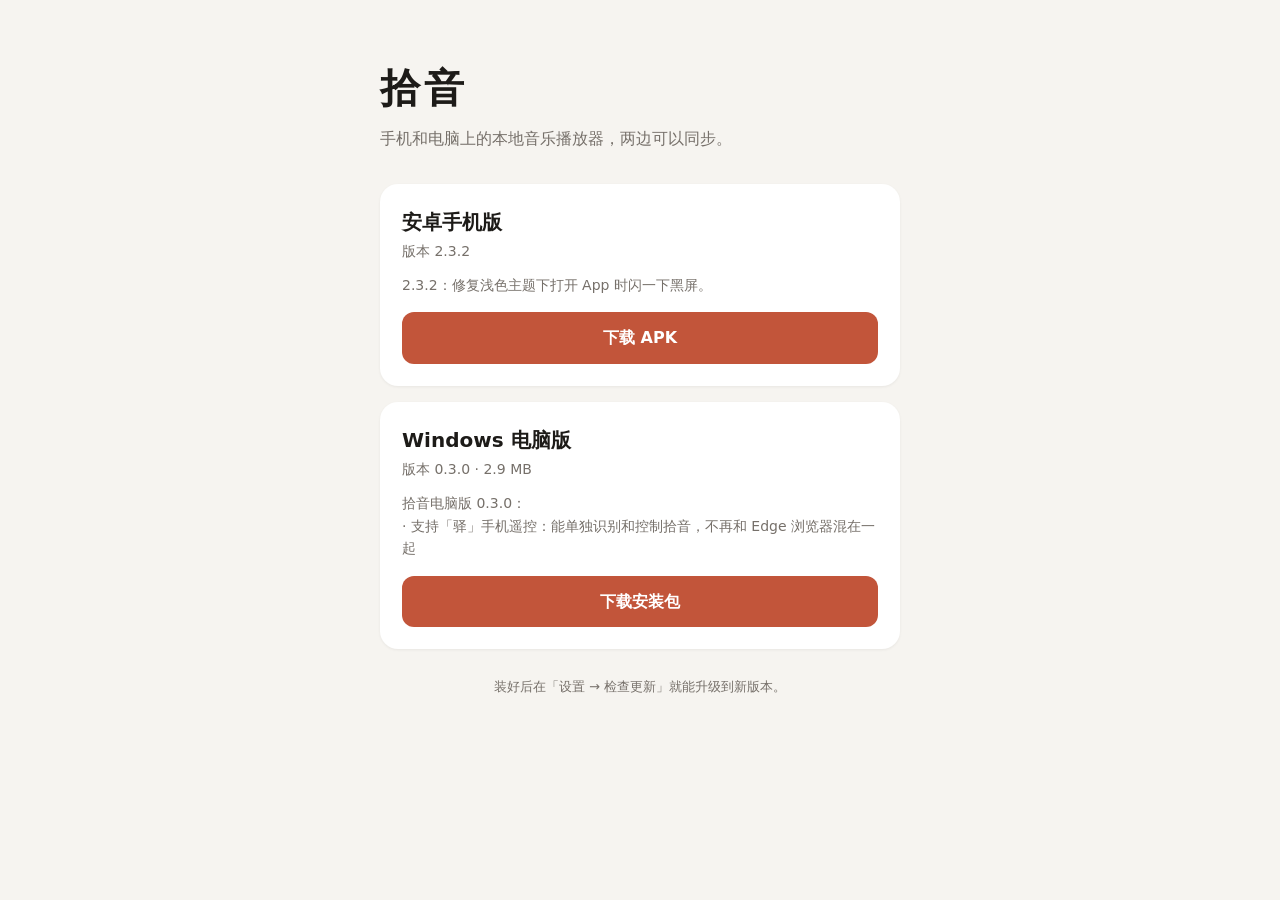
<file: 手机版/publish/site/index.html>
<!doctype html><html lang="zh-CN"><head><meta charset="utf-8"><meta name="viewport" content="width=device-width,initial-scale=1">
<title>拾音 · 下载</title><meta name="description" content="拾音：手机和电脑上的本地音乐播放器">
<style>
:root{--bg:#f6f4f0;--card:#fff;--fg:#1d1b18;--mute:#76706a;--acc:#c2553a}
@media(prefers-color-scheme:dark){:root{--bg:#121110;--card:#1d1b19;--fg:#efeae4;--mute:#9a938b;--acc:#e07a5c}}
*{box-sizing:border-box}body{margin:0;background:var(--bg);color:var(--fg);font:16px/1.6 system-ui,-apple-system,"PingFang SC","Microsoft YaHei",sans-serif}
main{max-width:560px;margin:0 auto;padding:56px 20px 40px}
h1{font-size:40px;margin:0;letter-spacing:4px}.sub{color:var(--mute);margin:6px 0 32px}
.card{background:var(--card);border-radius:18px;padding:22px;margin-bottom:16px;box-shadow:0 1px 3px rgba(0,0,0,.06)}
.card h2{margin:0;font-size:20px}.ver{color:var(--mute);font-size:14px;margin:2px 0 12px}
.notes{white-space:pre-line;font-size:14px;color:var(--mute);margin:0 0 16px}
a.btn{display:block;text-align:center;background:var(--acc);color:#fff;text-decoration:none;padding:13px;border-radius:12px;font-weight:600}
footer{color:var(--mute);font-size:13px;text-align:center;margin-top:28px}
</style></head><body><main>
<h1>拾音</h1><p class="sub">手机和电脑上的本地音乐播放器，两边可以同步。</p>
<div class="card"><h2>安卓手机版</h2><p class="ver" id="av">读取中…</p><p class="notes" id="an"></p><a class="btn" id="ab" href="#">下载 APK</a></div>
<div class="card"><h2>Windows 电脑版</h2><p class="ver" id="pv">读取中…</p><p class="notes" id="pn"></p><a class="btn" id="pb" href="#">下载安装包</a></div>
<footer>装好后在「设置 → 检查更新」就能升级到新版本。</footer>
</main><script>
const mb=n=>(n/1048576).toFixed(1)+' MB';
fetch('version.json',{cache:'no-store'}).then(r=>r.json()).then(v=>{av.textContent='版本 '+v.versionName;an.textContent=v.notes||'';ab.href=v.apk}).catch(()=>av.textContent='版本信息读取失败');
fetch('pc-version.json',{cache:'no-store'}).then(r=>r.json()).then(v=>{pv.textContent='版本 '+v.version+(v.size?' · '+mb(v.size):'');pn.textContent=v.notes||'';pb.href=v.setup}).catch(()=>pv.textContent='版本信息读取失败');
</script></body></html>
</file>
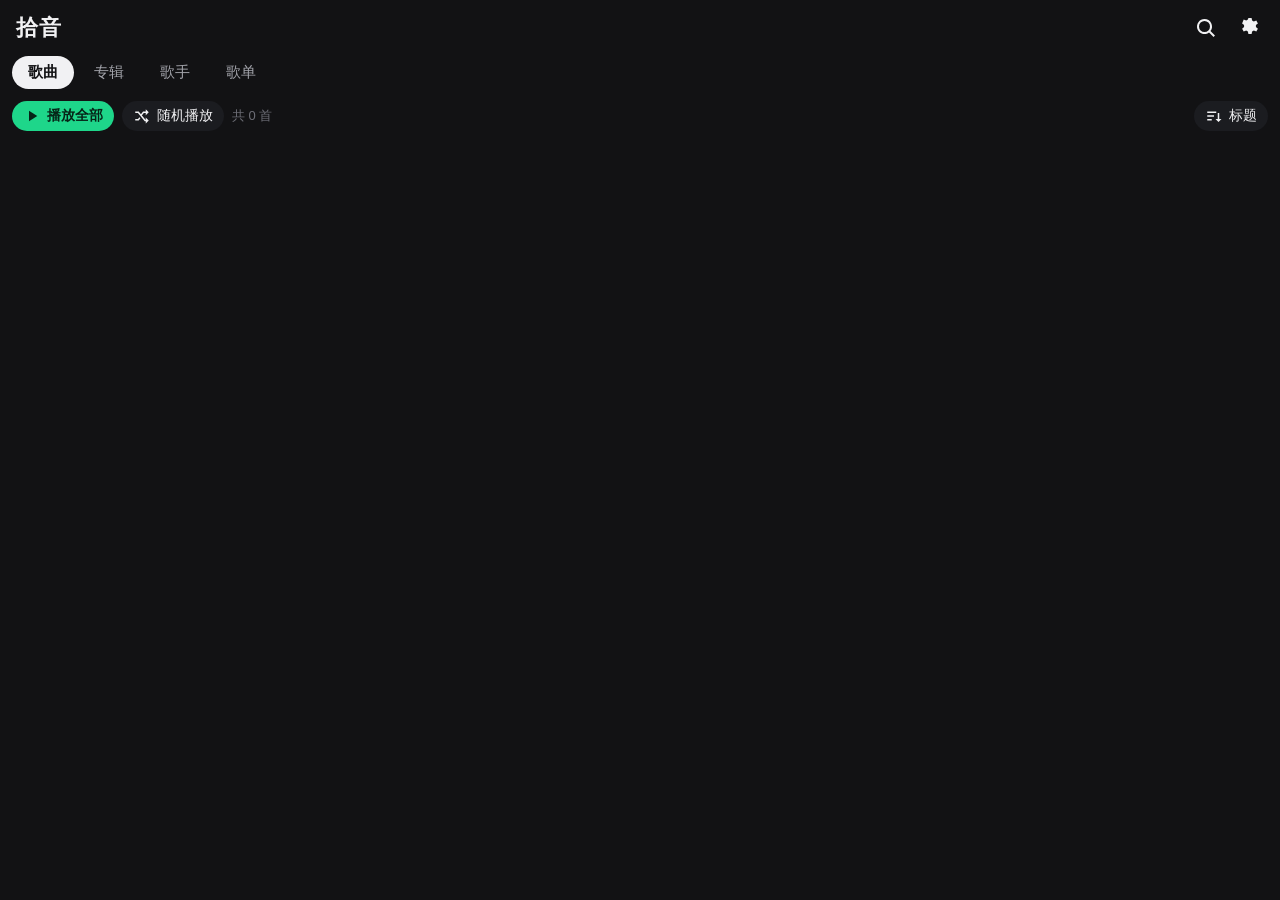
<file: 手机版/app/src/main/assets/web/index.html>
<!DOCTYPE html>
<html lang="zh-CN">
<head>
<meta charset="utf-8">
<meta name="viewport" content="width=device-width, initial-scale=1, maximum-scale=1, user-scalable=no, viewport-fit=cover">
<meta name="color-scheme" content="dark">
<title>拾音</title>
<link rel="stylesheet" href="style.css">
</head>
<body>
<script>try{if(JSON.parse(Android.kvGet('theme'))==='light'){document.body.classList.add('light');document.querySelector('meta[name="color-scheme"]').setAttribute('content','light')}}catch(e){}</script>
<div id="app">
  <!-- 权限页 -->
  <section id="permPage" class="page hidden">
    <div class="perm">
      <div class="perm-icon">♪</div>
      <h2>欢迎使用拾音</h2>
      <p id="permText">需要读取手机里的音乐文件（FLAC、MP3 等），才能为你建立音乐库。所有内容只在本机使用。</p>
      <button class="btn primary" id="permBtn">授予权限并扫描音乐</button>
      <button class="btn ghost" id="permSettingsBtn">打开应用设置</button>
    </div>
  </section>

  <!-- 主界面 -->
  <section id="mainPage" class="page">
    <header class="topbar">
      <h1>拾音</h1>
      <div class="top-actions">
        <button class="icon-btn" id="searchBtn" aria-label="搜索"><svg viewBox="0 0 24 24"><path d="M10.5 3a7.5 7.5 0 0 1 5.96 12.05l4.5 4.5-1.41 1.41-4.5-4.5A7.5 7.5 0 1 1 10.5 3zm0 2a5.5 5.5 0 1 0 0 11 5.5 5.5 0 0 0 0-11z"/></svg></button>
        <button class="icon-btn" id="settingsBtn" aria-label="设置"><svg viewBox="0 0 24 24"><path d="M12 8a4 4 0 1 1 0 8 4 4 0 0 1 0-8zm0 2a2 2 0 1 0 0 4 2 2 0 0 0 0-4zm-1.6-8h3.2l.5 2.6c.6.2 1.2.5 1.7.9l2.5-.9 1.6 2.8-2 1.7a7 7 0 0 1 0 1.9l2 1.7-1.6 2.8-2.5-.9c-.5.4-1.1.7-1.7.9l-.5 2.6h-3.2l-.5-2.6c-.6-.2-1.2-.5-1.7-.9l-2.5.9-1.6-2.8 2-1.7a7 7 0 0 1 0-1.9l-2-1.7L5.7 3.6l2.5.9c.5-.4 1.1-.7 1.7-.9z"/></svg></button>
      </div>
    </header>
    <nav class="tabs" id="tabs">
      <button data-tab="songs" class="active">歌曲</button>
      <button data-tab="albums">专辑</button>
      <button data-tab="artists">歌手</button>
      <button data-tab="playlists">歌单</button>
    </nav>
    <div class="tab-body">
      <div class="tab-pane" id="pane-songs">
        <div class="list-tools">
          <button class="chip accent" id="playAllBtn"><svg viewBox="0 0 24 24"><path d="M8 5v14l11-7z"/></svg>播放全部</button>
          <button class="chip" id="shuffleAllBtn"><svg viewBox="0 0 24 24"><path d="M17 3l4 4-4 4V8h-2.6l-3 3.8-1.3-1.6L13.4 6H17zM3 6h4.6l9 11H17v-3l4 4-4 4v-3h-1.4L6.6 8H3zm0 10h3.6l2-2.5 1.3 1.6L7.6 18H3z"/></svg>随机播放</button>
          <span class="count" id="songCount"></span>
          <button class="chip" id="sortBtn"><svg viewBox="0 0 24 24"><path d="M3 6h12v2H3zm0 5h9v2H3zm0 5h6v2H3zm14-8h2v8h3l-4 4-4-4h3z"/></svg><span id="sortLabel">标题</span></button>
        </div>
        <div class="vscroll" id="songScroll"><div class="vspacer" id="songSpacer"></div></div>
      </div>
      <div class="tab-pane hidden" id="pane-albums"><div class="scroll" id="albumScroll"><div class="grid" id="albumGrid"></div></div></div>
      <div class="tab-pane hidden" id="pane-artists"><div class="scroll" id="artistScroll"><div id="artistList"></div></div></div>
      <div class="tab-pane hidden" id="pane-playlists"><div class="scroll" id="playlistScroll">
        <div class="list-tools"><button class="chip" id="newPlaylistBtn">＋ 新建歌单</button></div>
        <div id="playlistList"></div></div></div>
    </div>
    <div class="empty hidden" id="emptyState"></div>
    <div class="scan-banner task-banner hidden" id="taskBanner"><span class="spinner"></span><span id="taskText">正在识别…</span><button class="chip" id="taskCancel">停止</button></div>
    <div class="scan-banner hidden" id="scanBanner"><span class="spinner"></span><span id="scanText">正在扫描…</span></div>
    <div class="upd-banner hidden" id="updBanner"><span class="dot"></span><span class="txt" id="updBannerText">有新版本</span><span class="go">查看</span><button class="x" id="updBannerClose" aria-label="关闭">✕</button></div>
  </section>

  <!-- 详情页（专辑/歌手/歌单） -->
  <section id="detailPage" class="page overlay hidden">
    <header class="topbar">
      <button class="icon-btn" id="detailBack" aria-label="返回"><svg viewBox="0 0 24 24"><path d="M15.4 4.6 8 12l7.4 7.4-1.4 1.4L5.2 12 14 3.2z"/></svg></button>
      <h2 class="detail-title" id="detailTitle"></h2>
      <button class="icon-btn" id="detailMore" aria-label="更多"><svg viewBox="0 0 24 24"><path d="M12 7a2 2 0 1 1 0-4 2 2 0 0 1 0 4zm0 7a2 2 0 1 1 0-4 2 2 0 0 1 0 4zm0 7a2 2 0 1 1 0-4 2 2 0 0 1 0 4z"/></svg></button>
    </header>
    <div class="detail-head" id="detailHead"></div>
    <div class="vscroll" id="detailScroll"><div class="vspacer" id="detailSpacer"></div></div>
  </section>

  <!-- 搜索页 -->
  <section id="searchPage" class="page overlay hidden">
    <header class="topbar search-bar">
      <button class="icon-btn" id="searchBack" aria-label="返回"><svg viewBox="0 0 24 24"><path d="M15.4 4.6 8 12l7.4 7.4-1.4 1.4L5.2 12 14 3.2z"/></svg></button>
      <input id="searchInput" type="search" placeholder="搜索歌曲、歌手、专辑" autocomplete="off">
    </header>
    <div class="scroll" id="searchResults"></div>
  </section>

  <!-- 设置页 -->
  <section id="settingsPage" class="page overlay hidden">
    <header class="topbar">
      <button class="icon-btn" id="settingsBack" aria-label="返回"><svg viewBox="0 0 24 24"><path d="M15.4 4.6 8 12l7.4 7.4-1.4 1.4L5.2 12 14 3.2z"/></svg></button>
      <h2 class="detail-title">设置</h2><span></span>
    </header>
    <div class="scroll" id="settingsBody"></div>
  </section>

  <!-- 正在播放 -->
  <section id="nowPage" class="now hidden">
    <div class="now-bg" id="nowBg"></div>
    <header class="topbar now-top">
      <button class="icon-btn" id="nowClose" aria-label="收起"><svg viewBox="0 0 24 24"><path d="M4.6 8.6 12 16l7.4-7.4 1.4 1.4L12 18.8 3.2 10z"/></svg></button>
      <div class="now-switch"><button id="swCover" class="active">封面</button><button id="swLyrics">歌词</button></div>
      <button class="icon-btn" id="nowQueue" aria-label="播放队列"><svg viewBox="0 0 24 24"><path d="M3 5h14v2H3zm0 4h14v2H3zm0 4h9v2H3zm13 0 6 4-6 4z"/></svg></button>
    </header>
    <div class="now-main">
      <div class="now-cover-view" id="coverView">
        <div class="now-cover" id="nowCover"></div>
        <div class="now-lyric-peek" id="lyricPeek"></div>
      </div>
      <div class="now-lyrics-view hidden" id="lyricsView">
        <div class="lyrics" id="lyricsBox"></div>
        <div class="lyric-tools">
          <button class="chip small" id="offMinus">-0.5s</button>
          <span class="off-label" id="offLabel">偏移 0.0s</span>
          <button class="chip small" id="offPlus">+0.5s</button>
          <span class="lyric-src" id="lyricSrc"></span>
          <button class="chip small" id="lyricSearchBtn">搜索歌词</button>
        </div>
      </div>
    </div>
    <div class="now-info">
      <div class="now-text">
        <div class="now-title" id="nowTitle">未在播放</div>
        <div class="now-artist" id="nowArtist"></div>
      </div>
      <button class="icon-btn fav" id="favBtn" aria-label="我喜欢"><svg viewBox="0 0 24 24"><path d="M12 21l-1.4-1.3C5.4 15 2 12 2 8.4 2 5.4 4.4 3 7.4 3c1.7 0 3.4.8 4.6 2.1C13.2 3.8 14.9 3 16.6 3 19.6 3 22 5.4 22 8.4c0 3.6-3.4 6.6-8.6 11.3z"/></svg></button>
    </div>
    <div class="seek">
      <input type="range" id="seekBar" min="0" max="1000" value="0">
      <div class="times"><span id="tCur">0:00</span><span id="tDur">0:00</span></div>
    </div>
    <div class="controls">
      <button class="icon-btn" id="modeBtn" aria-label="播放模式"></button>
      <button class="icon-btn big" id="prevBtn" aria-label="上一首"><svg viewBox="0 0 24 24"><path d="M6 5h2v14H6zm3.5 7L19 5v14z"/></svg></button>
      <button class="play-btn" id="playBtn" aria-label="播放/暂停"></button>
      <button class="icon-btn big" id="nextBtn" aria-label="下一首"><svg viewBox="0 0 24 24"><path d="M16 5h2v14h-2zm-1.5 7L5 19V5z"/></svg></button>
      <button class="icon-btn" id="nowMore" aria-label="更多"><svg viewBox="0 0 24 24"><path d="M12 7a2 2 0 1 1 0-4 2 2 0 0 1 0 4zm0 7a2 2 0 1 1 0-4 2 2 0 0 1 0 4zm0 7a2 2 0 1 1 0-4 2 2 0 0 1 0 4z"/></svg></button>
    </div>
  </section>

  <!-- 迷你播放条 -->
  <div class="mini hidden" id="mini">
    <div class="mini-progress" id="miniProg"></div>
    <div class="mini-cover" id="miniCover"></div>
    <div class="mini-text"><div class="mini-title" id="miniTitle"></div><div class="mini-artist" id="miniArtist"></div></div>
    <button class="icon-btn" id="miniPlay" aria-label="播放/暂停"></button>
    <button class="icon-btn" id="miniNext" aria-label="下一首"><svg viewBox="0 0 24 24"><path d="M16 5h2v14h-2zm-1.5 7L5 19V5z"/></svg></button>
  </div>

  <!-- 底部弹出菜单 / 对话框 -->
  <div class="sheet-mask hidden" id="sheetMask"></div>
  <div class="sheet hidden" id="sheet"></div>
</div>
<div class="toast hidden" id="toast"></div>
<script src="t2s.js"></script>
<script src="app.js"></script>
</body>
</html>
</file>
<file: 手机版/app/src/main/assets/web/style.css>
:root {
  --bg: #121214;
  --bg2: #1b1c20;
  --bg3: #26272d;
  --line: #2c2d33;
  --fg: #f1f1f3;
  --fg2: #a3a4ab;
  --fg3: #6d6e76;
  --accent: #1ed68a;
  --accent2: #14a96b;
  --row: 64px;
  --vvh: 100vh; /* replaced in px by app.js from visualViewport (keyboard aware) */
  --mini: 64px;
}
* { box-sizing: border-box; -webkit-tap-highlight-color: transparent; }
html, body { margin: 0; height: 100%; background: var(--bg); color: var(--fg); overflow: hidden;
  font-family: -apple-system, "PingFang SC", "MiSans", "HarmonyOS Sans SC", "Noto Sans CJK SC", "Microsoft YaHei", sans-serif;
  font-size: 15px; user-select: none; -webkit-user-select: none; }
button { font: inherit; color: inherit; background: none; border: 0; padding: 0; cursor: pointer; }
input { font: inherit; color: var(--fg); }
svg { width: 24px; height: 24px; fill: currentColor; display: block; }
.hidden { display: none !important; }
#app { position: fixed; inset: 0; }

.page { position: absolute; inset: 0; display: flex; flex-direction: column; background: var(--bg); }
.page.overlay { z-index: 20; animation: slideIn .18s ease-out; }
@keyframes slideIn { from { transform: translateX(30px); } to { transform: none; } }

.topbar { display: flex; align-items: center; justify-content: space-between; height: 56px; padding: 0 8px 0 16px; flex: none; gap: 8px; }
.topbar h1 { font-size: 22px; margin: 0; font-weight: 700; letter-spacing: .5px; }
.top-actions { display: flex; }
.detail-title { flex: 1; font-size: 18px; margin: 0; white-space: nowrap; overflow: hidden; text-overflow: ellipsis; }
.icon-btn { width: 44px; height: 44px; display: flex; align-items: center; justify-content: center; border-radius: 22px; color: var(--fg); flex: none; }
.icon-btn:active { background: var(--bg3); }
.icon-btn.big svg { width: 34px; height: 34px; }

.tabs { display: flex; gap: 4px; padding: 0 12px 8px; flex: none; }
.tabs button { padding: 7px 16px; border-radius: 18px; color: var(--fg2); font-size: 15px; }
.tabs button.active { background: var(--fg); color: var(--bg); font-weight: 600; }
.tab-body { flex: 1; position: relative; min-height: 0; }
.tab-pane { position: absolute; inset: 0; display: flex; flex-direction: column; }

.list-tools { display: flex; align-items: center; gap: 8px; padding: 4px 12px 8px; flex: none; }
.list-tools .count { flex: 1; color: var(--fg3); font-size: 13px; }
.chip { display: inline-flex; align-items: center; gap: 6px; padding: 6px 12px; border-radius: 16px; background: var(--bg2); color: var(--fg); font-size: 14px; }
.chip svg { width: 18px; height: 18px; }
.chip.small { padding: 5px 10px; font-size: 13px; }
.chip:active { background: var(--bg3); }
.chip.accent { background: var(--accent); color: #062417; font-weight: 600; }

.vscroll, .scroll { flex: 1; overflow-y: auto; position: relative; min-height: 0; -webkit-overflow-scrolling: touch; padding-bottom: calc(var(--mini) + 12px); }
.vspacer { position: relative; width: 100%; }
body.no-mini .vscroll, body.no-mini .scroll { padding-bottom: 12px; }

.row { display: flex; align-items: center; height: var(--row); padding: 0 4px 0 16px; gap: 12px; width: 100%; }
.vspacer .row { position: absolute; left: 0; right: 0; }
.row:active { background: var(--bg2); }
.row .cov { width: 46px; height: 46px; border-radius: 6px; flex: none; }
.row .txt { flex: 1; min-width: 0; }
.row .t1 { white-space: nowrap; overflow: hidden; text-overflow: ellipsis; font-size: 15px; }
.row .t2 { white-space: nowrap; overflow: hidden; text-overflow: ellipsis; font-size: 12.5px; color: var(--fg2); margin-top: 3px; }
.row.playing .t1 { color: var(--accent); }
.row .num { width: 26px; text-align: center; color: var(--fg3); font-size: 13px; flex: none; }
.row .more { width: 40px; height: 44px; color: var(--fg3); display: flex; align-items: center; justify-content: center; flex: none; }
.row .more svg { width: 20px; height: 20px; }

.cov { position: relative; overflow: hidden; background: var(--bg3); display: flex; align-items: center; justify-content: center; color: rgba(255,255,255,.92); font-weight: 600; }
.cov img { position: absolute; inset: 0; width: 100%; height: 100%; object-fit: cover; }
.cov .ch { font-size: inherit; line-height: 1; }
.row .cov { font-size: 20px; }
.cov.round { border-radius: 50% !important; }

.grid { display: grid; grid-template-columns: repeat(auto-fill, minmax(150px, 1fr)); gap: 14px; padding: 4px 16px 16px; }
.card { min-width: 0; }
.card .cov { width: 100%; aspect-ratio: 1; border-radius: 10px; font-size: 40px; }
.card .t1 { margin-top: 8px; font-size: 14px; white-space: nowrap; overflow: hidden; text-overflow: ellipsis; }
.card .t2 { font-size: 12px; color: var(--fg2); white-space: nowrap; overflow: hidden; text-overflow: ellipsis; margin-top: 2px; }

.empty { position: absolute; inset: 120px 24px auto; text-align: center; color: var(--fg2); }
.empty .sub { font-size: 13px; color: var(--fg3); line-height: 1.7; }
.empty { z-index: 4; }
.empty-btns { max-width: 300px; margin: 18px auto 0; }
.set-item .t2 .ok { color: var(--accent); }
.set-item .t2 .err { color: #ff8a7a; }
.scan-banner { position: absolute; left: 12px; right: 12px; bottom: calc(var(--mini) + 14px); background: var(--bg3); border-radius: 10px; padding: 10px 14px; display: flex; gap: 10px; align-items: center; font-size: 13px; z-index: 5; box-shadow: 0 4px 16px rgba(0,0,0,.4); }
body.no-mini .scan-banner { bottom: 14px; }
.spinner { width: 16px; height: 16px; border: 2px solid var(--fg3); border-top-color: var(--accent); border-radius: 50%; animation: spin .8s linear infinite; flex: none; }
@keyframes spin { to { transform: rotate(360deg); } }

.btn { display: block; width: 100%; padding: 12px; border-radius: 24px; font-size: 15px; margin-top: 12px; }
.btn.primary { background: var(--accent); color: #062417; font-weight: 600; }
.btn.ghost { background: var(--bg2); }
.btn.inline { display: inline-block; width: auto; padding: 8px 18px; margin: 0; }
.perm { margin: auto; padding: 32px; max-width: 420px; text-align: center; }
.perm-icon { font-size: 64px; color: var(--accent); }
.perm p { color: var(--fg2); line-height: 1.7; }

.detail-head { display: flex; gap: 16px; padding: 4px 16px 14px; align-items: center; flex: none; }
.detail-head .cov { width: 108px; height: 108px; border-radius: 10px; font-size: 44px; flex: none; }
.detail-head .meta { flex: 1; min-width: 0; }
.detail-head .meta .sub { color: var(--fg2); font-size: 13px; margin-bottom: 10px; }
.detail-head .meta .name { font-size: 18px; font-weight: 600; margin-bottom: 4px; word-break: break-all; }
.detail-head .acts { display: flex; gap: 8px; flex-wrap: wrap; }

.search-bar { padding-left: 4px; }
.search-bar input { flex: 1; height: 40px; border-radius: 20px; border: 0; background: var(--bg2); padding: 0 16px; outline: none; font-size: 15px; }
.sec-title { padding: 14px 16px 6px; color: var(--fg2); font-size: 13px; }

.mini { position: absolute; left: 8px; right: 8px; bottom: 8px; height: var(--mini); background: #232429; border-radius: 12px; display: flex; align-items: center; gap: 10px; padding: 0 4px 0 8px; z-index: 30; box-shadow: 0 6px 20px rgba(0,0,0,.45); overflow: hidden; }
.mini-progress { position: absolute; left: 0; bottom: 0; height: 2px; background: var(--accent); width: 0; }
.mini-cover { width: 46px; height: 46px; border-radius: 6px; flex: none; font-size: 20px; }
.mini-text { flex: 1; min-width: 0; }
.mini-title { font-size: 14.5px; white-space: nowrap; overflow: hidden; text-overflow: ellipsis; }
.mini-artist { font-size: 12px; color: var(--fg2); white-space: nowrap; overflow: hidden; text-overflow: ellipsis; margin-top: 2px; }
body.now-open .mini { display: none; }

.now { position: absolute; inset: 0; z-index: 40; display: flex; flex-direction: column; background: #0d0d0f; animation: up .22s ease-out; padding-bottom: 18px; overflow: hidden; }
@keyframes up { from { transform: translateY(40px); } to { transform: none; } }
.now-bg { position: absolute; inset: -40px; background-size: cover; background-position: center; filter: blur(50px) brightness(.35) saturate(1.2); opacity: .9; z-index: 0; }
.now > *:not(.now-bg) { position: relative; z-index: 1; }
.now-switch { display: flex; background: rgba(255,255,255,.08); border-radius: 16px; padding: 3px; }
.now-switch button { padding: 5px 16px; border-radius: 13px; font-size: 14px; color: var(--fg2); }
.now-switch button.active { background: rgba(255,255,255,.16); color: var(--fg); }
.now-main { flex: 1; min-height: 0; display: flex; flex-direction: column; }
.now-cover-view { flex: 1; display: flex; flex-direction: column; align-items: center; justify-content: center; padding: 8px 28px; min-height: 0; }
.now-cover { width: min(80vw, 46vh); height: min(80vw, 46vh); border-radius: 14px; font-size: 80px; box-shadow: 0 16px 40px rgba(0,0,0,.5); }
.now-lyric-peek { margin-top: 26px; min-height: 3.6em; text-align: center; color: var(--fg2); font-size: 15px; line-height: 1.8; padding: 0 8px; }
.now-lyric-peek .cur { color: var(--fg); font-size: 16.5px; font-weight: 600; }
.now-lyrics-view { flex: 1; display: flex; flex-direction: column; min-height: 0; }
.lyrics { flex: 1; overflow-y: auto; padding: 0 24px; text-align: center; position: relative;
  -webkit-mask-image: linear-gradient(transparent 0, #000 12%, #000 88%, transparent 100%); mask-image: linear-gradient(transparent 0, #000 12%, #000 88%, transparent 100%); }
.lyrics .pad { height: 45%; }
.lyrics .ln { padding: 9px 4px; font-size: 17px; line-height: 1.5; color: rgba(255,255,255,.42); transition: color .25s, transform .25s; border-radius: 8px; }
.lyrics .ln .tr { display: block; font-size: 14px; opacity: .85; }
.lyrics.synced .ln:active { background: rgba(255,255,255,.06); }
.lyrics .ln.active { color: #fff; font-weight: 600; transform: scale(1.06); }
.lyrics.plain .ln { color: rgba(255,255,255,.8); padding: 5px 4px; }
.lyrics .msg { color: var(--fg2); padding-top: 30%; line-height: 2; }
.lyric-tools { display: flex; align-items: center; justify-content: center; gap: 8px; padding: 8px 12px 0; flex-wrap: wrap; }
.lyric-tools .chip { background: rgba(255,255,255,.1); }
.off-label { font-size: 12.5px; color: var(--fg2); min-width: 66px; text-align: center; }
.lyric-src { font-size: 12px; color: var(--fg3); }
.now-info { display: flex; align-items: center; padding: 10px 20px 0 28px; gap: 8px; }
.now-text { flex: 1; min-width: 0; }
.now-title { font-size: 21px; font-weight: 700; white-space: nowrap; overflow: hidden; text-overflow: ellipsis; }
.now-artist { font-size: 14.5px; color: var(--fg2); margin-top: 4px; white-space: nowrap; overflow: hidden; text-overflow: ellipsis; }
.fav { color: var(--fg3); }
.fav.on { color: #ff4d6d; }
.seek { padding: 10px 28px 0; }
.seek input { width: 100%; -webkit-appearance: none; appearance: none; height: 28px; background: transparent; margin: 0; }
.seek input::-webkit-slider-runnable-track { height: 4px; border-radius: 2px; background: linear-gradient(to right, var(--fg) var(--p, 0%), rgba(255,255,255,.2) var(--p, 0%)); }
.seek input::-webkit-slider-thumb { -webkit-appearance: none; width: 14px; height: 14px; border-radius: 50%; background: #fff; margin-top: -5px; }
.times { display: flex; justify-content: space-between; font-size: 12px; color: var(--fg2); font-variant-numeric: tabular-nums; }
.controls { display: flex; align-items: center; justify-content: space-between; padding: 10px 22px 6px; }
.play-btn { width: 70px; height: 70px; border-radius: 50%; background: #fff; color: #111; display: flex; align-items: center; justify-content: center; }
.play-btn svg { width: 36px; height: 36px; }
.play-btn:active { transform: scale(.95); }
#modeBtn.on { color: var(--accent); }

.sheet-mask { position: absolute; inset: 0; background: rgba(0,0,0,.55); z-index: 60; animation: fade .15s; }
@keyframes fade { from { opacity: 0; } }
/* 2.2.1: never taller than the visible area (keyboard included, --vvh set from visualViewport), and the
   sheet itself scrolls when its content has no .sh-body (e.g. 传到电脑), so nothing gets cut off. */
.sheet { position: absolute; left: 0; right: 0; bottom: 0; max-height: 90%; max-height: calc(var(--vvh) * .9);
  background: #1e1f24; border-radius: 16px 16px 0 0; z-index: 61; display: flex; flex-direction: column; animation: up .18s ease-out;
  padding-bottom: calc(10px + env(safe-area-inset-bottom, 0px)); overflow-y: auto; -webkit-overflow-scrolling: touch; overscroll-behavior: contain; touch-action: pan-y; box-sizing: border-box; }
.sheet > * { flex-shrink: 0; }
.sheet > .sh-body { flex: 1 1 auto; flex-shrink: 1; }
.sheet .sh-head { padding: 16px 20px 8px; flex: none; }
.sheet .sh-head .t1 { font-size: 16px; font-weight: 600; white-space: nowrap; overflow: hidden; text-overflow: ellipsis; }
.sheet .sh-head .t2 { font-size: 12.5px; color: var(--fg2); margin-top: 3px; white-space: nowrap; overflow: hidden; text-overflow: ellipsis; }
.sheet .sh-body { overflow-y: auto; flex: 1; min-height: 0; }
.sheet .item { display: flex; align-items: center; gap: 14px; padding: 14px 20px; font-size: 15px; width: 100%; text-align: left; }
.sheet .item:active { background: var(--bg3); }
.sheet .item.danger { color: #ff6b6b; }
.sheet .item.sel { color: var(--accent); }
.sheet .item .r { margin-left: auto; color: var(--fg3); font-size: 13px; }
.sheet .form { padding: 4px 20px 8px; }
.sheet .form label { display: block; font-size: 12.5px; color: var(--fg2); margin: 10px 0 4px; }
.sheet .form input, .sheet .form textarea { width: 100%; background: var(--bg3); border: 0; border-radius: 10px; padding: 11px 12px; outline: none; font-size: 15px; }
.sheet .form .btns { display: flex; gap: 10px; margin-top: 16px; }
.sheet .form .btns .btn { margin: 0; }
.sheet .res { padding: 12px 20px; border-top: 1px solid var(--line); width: 100%; text-align: left; display: block; }
.sheet .res:active { background: var(--bg3); }
.sheet .res .t1 { font-size: 14.5px; }
.sheet .res .t2 { font-size: 12px; color: var(--fg2); margin-top: 3px; }
.sheet .res .pv { font-size: 12px; color: var(--fg3); margin-top: 4px; white-space: nowrap; overflow: hidden; text-overflow: ellipsis; }
.tag { display: inline-block; font-size: 11px; padding: 1px 6px; border-radius: 4px; background: rgba(30,214,138,.18); color: var(--accent); margin-left: 6px; vertical-align: 1px; }
.tag.gray { background: var(--bg3); color: var(--fg2); }
.sh-note { padding: 18px 20px; color: var(--fg2); font-size: 14px; text-align: center; }

.set-group { margin: 8px 12px 14px; background: var(--bg2); border-radius: 12px; overflow: hidden; }
.set-title { padding: 14px 24px 4px; font-size: 13px; color: var(--fg2); }
.set-item { display: flex; align-items: center; gap: 12px; padding: 14px 16px; width: 100%; text-align: left; border-top: 1px solid var(--line); }
.set-item:first-child { border-top: 0; }
.set-item:active { background: var(--bg3); }
.set-item .txt { flex: 1; min-width: 0; }
.set-item .t2 { font-size: 12.5px; color: var(--fg2); margin-top: 3px; line-height: 1.5; word-break: break-all; }
.set-item .r { color: var(--fg3); font-size: 13px; flex: none; }
.set-item .r.ok { color: var(--accent); }

.toast { position: fixed; left: 50%; bottom: 96px; pointer-events: none; transform: translateX(-50%); background: rgba(50,51,57,.96); padding: 10px 18px; border-radius: 20px; font-size: 14px; z-index: 9999; max-width: 80%; text-align: center; }

/* 应用内更新 */
.upd-banner { position: absolute; left: 50%; top: 52px; transform: translateX(-50%); background: rgba(30,214,138,.16); border: 1px solid rgba(30,214,138,.45); color: var(--fg); border-radius: 18px; padding: 6px 6px 6px 12px; display: flex; gap: 8px; align-items: center; font-size: 13px; z-index: 6; box-shadow: 0 4px 16px rgba(0,0,0,.4); white-space: nowrap; animation: fade .2s; }
.upd-banner .dot { width: 7px; height: 7px; border-radius: 50%; background: var(--accent); flex: none; }
.upd-banner .go { color: var(--accent); font-weight: 600; }
.upd-banner .x { width: 24px; height: 24px; border-radius: 50%; color: var(--fg2); font-size: 12px; line-height: 24px; text-align: center; }
.upd-notes { padding: 4px 20px 6px; font-size: 14px; line-height: 1.7; color: var(--fg); white-space: pre-wrap; word-break: break-word; user-select: text; -webkit-user-select: text; }
.upd-prog { margin: 10px 20px 0; }
.upd-prog .bar { height: 6px; border-radius: 3px; background: var(--bg3); overflow: hidden; }
.upd-prog .bar i { display: block; height: 100%; width: 0; background: var(--accent); border-radius: 3px; transition: width .15s; }
.upd-prog .bar.indet i { width: 30%; animation: indet 1.1s linear infinite; }
@keyframes indet { from { transform: translateX(-100%); } to { transform: translateX(340%); } }
.upd-prog .lbl { font-size: 12.5px; color: var(--fg2); margin-top: 6px; }

.task-banner { bottom: calc(var(--mini) + 66px); }
body.no-mini .task-banner { bottom: 66px; }
.task-banner #taskText { flex: 1; min-width: 0; }
.task-banner .chip { padding: 4px 10px; font-size: 12.5px; }
.sheet .form label.chk { display: flex; align-items: center; gap: 8px; font-size: 13px; color: var(--fg); margin: 12px 0 2px; }
.sheet .form label.chk input { width: 18px; height: 18px; accent-color: var(--accent); margin: 0; }
.sheet .res.mres { display: flex; align-items: center; gap: 12px; }
.sheet .res.mres img, .sheet .res.mres .ph { width: 48px; height: 48px; border-radius: 6px; flex: none; object-fit: cover; background: var(--bg3); }
.sheet .res.mres .mtxt { flex: 1; min-width: 0; display: block; }
.sheet .res.mres .t1, .sheet .res.mres .t2 { display: block; white-space: nowrap; overflow: hidden; text-overflow: ellipsis; }
.cv-grid { display: grid; grid-template-columns: repeat(3, 1fr); gap: 10px; padding: 8px 16px 4px; }
.cv-grid .sh-note { grid-column: 1 / -1; }
.sheet .cv-grid .res.cvc { padding: 0; border: 0; display: block; text-align: center; }
.cv-grid .res.cvc img { width: 100%; aspect-ratio: 1; border-radius: 8px; object-fit: cover; background: var(--bg3); display: block; }
.cv-grid .res.cvc span { display: block; font-size: 11.5px; color: var(--fg2); margin-top: 4px; white-space: nowrap; overflow: hidden; text-overflow: ellipsis; }
.list-tools .chip { padding: 6px 11px; }

.sync-box { padding: 6px 20px 4px; }
.sync-l { font-size: 12.5px; color: var(--fg2); margin-top: 12px; }
.sync-code { font-size: 40px; font-weight: 700; letter-spacing: 6px; color: var(--fg); font-variant-numeric: tabular-nums; margin-top: 2px; }
.sync-ip { font-size: 17px; font-weight: 600; color: var(--fg); margin-top: 4px; font-variant-numeric: tabular-nums; user-select: text; -webkit-user-select: text; }
.sync-st { margin-top: 14px; padding: 10px 12px; border-radius: 10px; background: var(--bg3); font-size: 13.5px; color: var(--fg2); }
.sync-st.on { color: var(--accent); }
.sync-box .sh-note { padding: 10px 0 0; text-align: left; font-size: 12.5px; }

/* ===== 浅色主题（设置 › 外观 › 主题；body.light） ===== */
body.light {
  --bg: #f6f6f8; --bg2: #ffffff; --bg3: #ebebef; --line: #e2e2e7;
  --fg: #18181b; --fg2: #6b6c74; --fg3: #a2a3ab;
  --accent: #0fa968; --accent2: #0b8a55;
}
body.light .chip.accent, body.light .btn.primary { color: #fff; }
body.light .set-item .t2 .err { color: #d93025; }
body.light .scan-banner, body.light .upd-banner { box-shadow: 0 4px 16px rgba(0,0,0,.12); }
body.light .mini { background: #ffffff; box-shadow: 0 4px 18px rgba(0,0,0,.12); }
body.light .now { background: var(--bg); }
body.light .now-bg { filter: blur(60px) brightness(1.15) saturate(1.1); opacity: .35; }
body.light .now-switch { background: rgba(0,0,0,.06); }
body.light .now-switch button.active { background: #fff; }
body.light .now-cover { box-shadow: 0 14px 34px rgba(0,0,0,.18); }
body.light .lyrics .ln { color: rgba(0,0,0,.38); }
body.light .lyrics.synced .ln:active { background: rgba(0,0,0,.05); }
body.light .lyrics .ln.active { color: #111; }
body.light .lyrics.plain .ln { color: rgba(0,0,0,.78); }
body.light .lyric-tools .chip { background: rgba(0,0,0,.06); }
body.light .seek input::-webkit-slider-runnable-track { background: linear-gradient(to right, var(--fg) var(--p, 0%), rgba(0,0,0,.14) var(--p, 0%)); }
body.light .seek input::-webkit-slider-thumb { background: var(--fg); }
body.light .play-btn { background: #18181b; color: #fff; }
body.light .sheet-mask { background: rgba(0,0,0,.35); }
body.light .sheet { background: #ffffff; }
body.light .sheet .item.danger { color: #d93025; }
body.light .tag { background: rgba(15,169,104,.12); }
body.light .toast { background: rgba(30,30,34,.92); color: #fff; }
body.light .upd-banner { background: #e8f7f0; border-color: rgba(15,169,104,.45); }

/* 2.2 传到电脑 */
.sync-ip .alt { font-size: 14px; font-weight: 500; color: var(--fg2); margin-top: 2px; }
.sync-ip .k { font-size: 11.5px; font-weight: 500; color: var(--fg3); margin-left: 8px; padding: 1px 6px; border-radius: 6px; background: var(--bg3); }
.sync-warn { margin-top: 12px; padding: 9px 12px; border-radius: 10px; background: rgba(255,170,0,.13); color: #e0a000; font-size: 13px; }
.sync-st.err { color: #ff6b6b; }
.sync-rev { margin-top: 10px; border-top: 1px solid var(--bg3); padding-top: 10px; }
.sync-h { font-size: 15px; font-weight: 600; color: var(--fg); margin-top: 4px; }
.sync-rev .sh-note { padding: 6px 0 0; text-align: left; font-size: 12.5px; }
.sync-rev .item { padding: 11px 4px; }

/* 2.2.1 传到电脑 */
.sync-jump { display: block; width: calc(100% - 40px); margin: 6px 20px 0; padding: 10px 12px; border-radius: 10px; background: var(--bg3); color: var(--accent); font-size: 14px; text-align: center; }
.sync-tip { margin-top: 10px; padding: 10px 12px; border-radius: 10px; background: var(--bg3); font-size: 12.5px; line-height: 1.6; color: var(--fg2); }
.sync-st.err, .sync-warn.err { color: #ff6b6b; }
.sync-subwarn { margin-top: 6px; font-size: 12.5px; color: #e0a030; }
.diag-rep { width: 100%; box-sizing: border-box; min-height: 180px; margin-top: 8px; font: 11.5px/1.55 monospace; background: var(--bg3); color: var(--fg); border: 0; border-radius: 10px; padding: 10px; white-space: pre-wrap; user-select: text; -webkit-user-select: text; }

/* 2.3 传到电脑：手机热点 / 推荐顺序 */
.sync-hs { margin-top: 10px; padding: 12px 14px; border-radius: 12px; background: rgba(30,214,138,.12); border: 1px solid rgba(30,214,138,.45); }
.sync-hs-t { font-size: 12.5px; color: var(--accent); font-weight: 600; }
.sync-hs-h { font-size: 16px; font-weight: 700; color: var(--fg); margin-top: 2px; }
.sync-hs-ip { font-size: 20px; font-weight: 700; color: var(--fg); margin-top: 6px; font-variant-numeric: tabular-nums; user-select: text; -webkit-user-select: text; }
.sync-box .sync-hs .sh-note { padding-top: 6px; }
.sync-guide { margin: 10px 20px 0; padding: 12px 14px; border-radius: 12px; background: var(--bg3); }
.sync-guide .sh-note { padding: 4px 0 0; text-align: left; font-size: 12.5px; }
.g-alert { margin-bottom: 8px; padding: 9px 12px; border-radius: 10px; background: rgba(255,170,0,.15); color: var(--fg); font-size: 13px; line-height: 1.6; }
.g-alert b { color: #e0a000; display: block; }
.g-list { margin: 6px 0 0; padding-left: 20px; }
.g-list > li { margin-top: 10px; color: var(--fg); }
.g-list > li::marker { font-weight: 700; }
.g-h { font-size: 14px; font-weight: 600; color: var(--fg); }
.g-b { font-size: 12.5px; line-height: 1.6; color: var(--fg2); margin-top: 2px; }
.g-b b { color: var(--fg); }
.g-list .btns { padding: 6px 0 0; justify-content: flex-start; }
.g-bad .g-h { color: var(--fg2); }
.g-tag { display: inline-block; font-size: 11px; font-weight: 600; padding: 0 7px; border-radius: 8px; line-height: 17px; vertical-align: 1px; margin-left: 4px; }
.g-tag.rec { background: var(--accent); color: #062417; }
.g-tag.ok { border: 1px solid var(--accent); color: var(--accent); }
.g-tag.bad { border: 1px solid #ff6b6b; color: #ff6b6b; }
body.light .g-tag.rec { color: #fff; }
body.light .sync-guide { background: #f1f1f4; }
</file>
